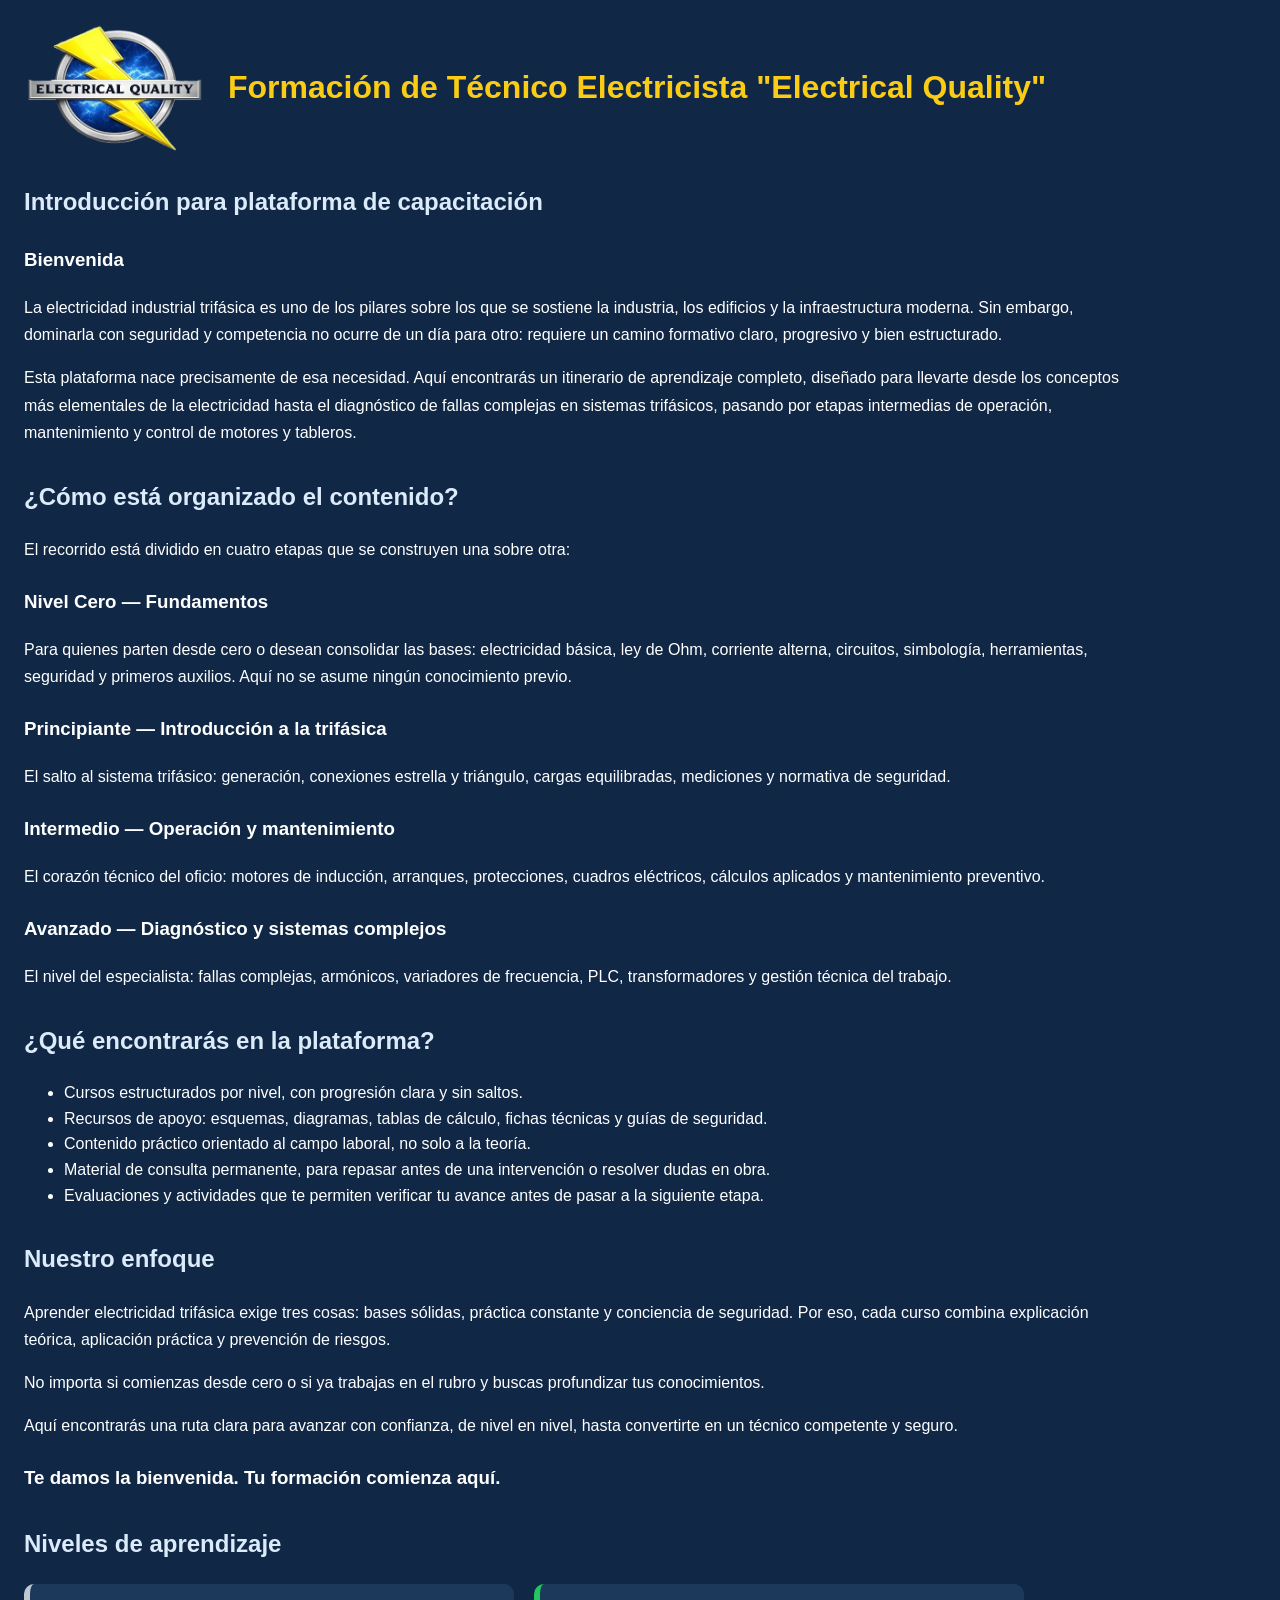
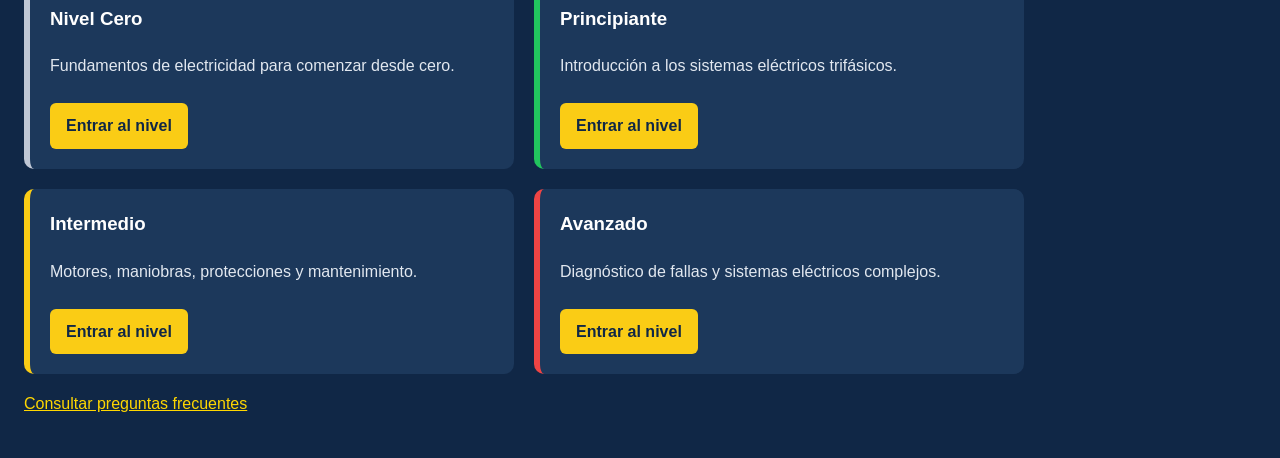
<file: index.html>
<!DOCTYPE html>
<html lang="es">
<head>
    <meta charset="UTF-8">
    <meta name="viewport" content="width=device-width, initial-scale=1.0">
    <title>Formación de Técnico Electricista Trifásico</title>
    <link rel="stylesheet" href="styles.css">
</head>
<body>
<header class="cabecera">
    <img
        src="images/logotipo.png"
        alt="Logotipo de Electrical Quality"
        class="logo"
    >
    <h1>Formación de Técnico Electricista "Electrical Quality"</h1>
</header>
    <h2>
        Introducción para plataforma de capacitación
    </h2>
    <h3>
        Bienvenida
    </h3>
    <p>
        La electricidad industrial trifásica es uno de los pilares sobre los que se sostiene la industria, los edificios y la infraestructura moderna. Sin embargo, dominarla con seguridad y competencia no ocurre de un día para otro: requiere un camino formativo claro, progresivo y bien estructurado.
    </p>
    <p>
        Esta plataforma nace precisamente de esa necesidad. Aquí encontrarás un itinerario de aprendizaje completo, diseñado para llevarte desde los conceptos más elementales de la electricidad hasta el diagnóstico de fallas complejas en sistemas trifásicos, pasando por etapas intermedias de operación, mantenimiento y control de motores y tableros.
    </p>
    <h2>
        ¿Cómo está organizado el contenido?
    </h2>
    <p>
        El recorrido está dividido en cuatro etapas que se construyen una sobre otra:
    </p>
    <h3>
        Nivel Cero — Fundamentos        
    </h3>
    <p>
        Para quienes parten desde cero o desean consolidar las bases: electricidad básica, ley de Ohm, corriente alterna, circuitos, simbología, herramientas, seguridad y primeros auxilios. Aquí no se asume ningún conocimiento previo.
    </p>
    
    <h3>
        Principiante — Introducción a la trifásica        
    </h3>
    <p>
        El salto al sistema trifásico: generación, conexiones estrella y triángulo, cargas equilibradas, mediciones y normativa de seguridad.        
    </p>

    <h3>
        Intermedio — Operación y mantenimiento        
    </h3>
    <p>
        El corazón técnico del oficio: motores de inducción, arranques, protecciones, cuadros eléctricos, cálculos aplicados y mantenimiento preventivo.
    </p>
    <h3>
        Avanzado — Diagnóstico y sistemas complejos        
    </h3>
    <p>
        El nivel del especialista: fallas complejas, armónicos, variadores de frecuencia, PLC, transformadores y gestión técnica del trabajo.        
    </p>

    <h2>
        ¿Qué encontrarás en la plataforma?
    </h2>
    <ul>
        <li>
        Cursos estructurados por nivel, con progresión clara y sin saltos.
        </li>
        <li>
        Recursos de apoyo: esquemas, diagramas, tablas de cálculo, fichas técnicas y guías de seguridad.
        </li>
        <li>
        Contenido práctico orientado al campo laboral, no solo a la teoría.
        </li>
        <li>
        Material de consulta permanente, para repasar antes de una intervención o resolver dudas en obra.
        </li>
        <li>
        Evaluaciones y actividades que te permiten verificar tu avance antes de pasar a la siguiente etapa.
        </li>
    </ul>
    <h2>
        Nuestro enfoque
    </h2>

<p>
    Aprender electricidad trifásica exige tres cosas:
    bases sólidas, práctica constante y conciencia de seguridad.
    Por eso, cada curso combina explicación teórica,
    aplicación práctica y prevención de riesgos.
</p>

<p>
    No importa si comienzas desde cero o si ya trabajas
    en el rubro y buscas profundizar tus conocimientos.
</p>

<p>
    Aquí encontrarás una ruta clara para avanzar con confianza,
    de nivel en nivel, hasta convertirte en un técnico competente
    y seguro.
</p>

    <h3>
        Te damos la bienvenida. Tu formación comienza aquí.
    </h3>

    <h2>Niveles de aprendizaje</h2>


<div class="niveles">

    <div class="tarjeta nivel-cero">
        <h3>Nivel Cero</h3>
        <p>Fundamentos de electricidad para comenzar desde cero.</p>
        <a href="nivel-cero/index.html">Entrar al nivel</a>
    </div>

    <div class="tarjeta principiante">
        <h3>Principiante</h3>
        <p>Introducción a los sistemas eléctricos trifásicos.</p>
        <a href="principiante/index.html">Entrar al nivel</a>
    </div>

    <div class="tarjeta intermedio">
        <h3>Intermedio</h3>
        <p>Motores, maniobras, protecciones y mantenimiento.</p>
        <a href="intermedio/index.html">Entrar al nivel</a>
    </div>

    <div class="tarjeta avanzado">
        <h3>Avanzado</h3>
        <p>Diagnóstico de fallas y sistemas eléctricos complejos.</p>
        <a href="avanzado/index.html">Entrar al nivel</a>
    </div>

</div>

<p>
    <a href="preguntas-frecuentes/index.html">
        Consultar preguntas frecuentes
    </a>
</p>
</body>
</html>
</file>
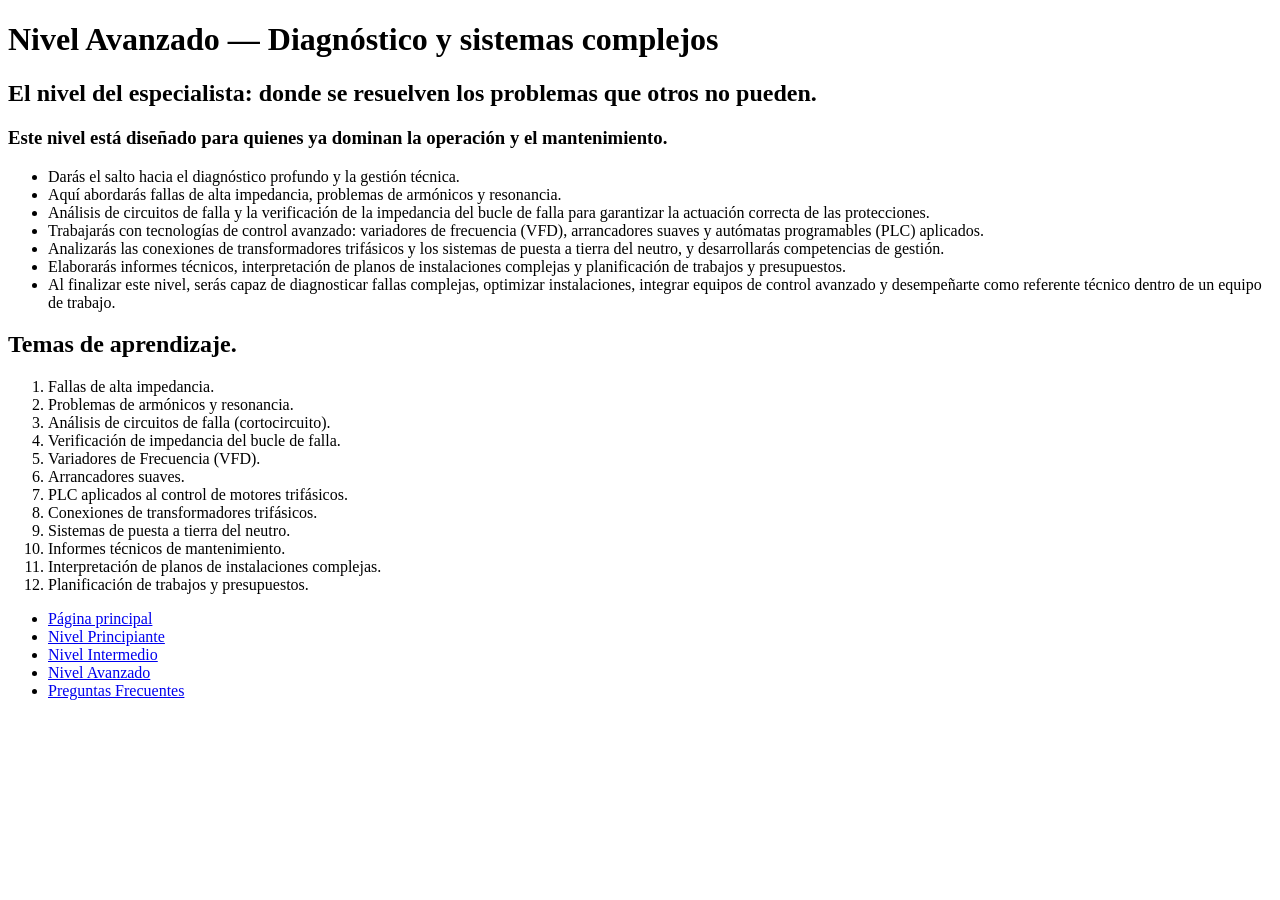
<file: avanzado/index.html>
<!DOCTYPE html>
<html lang="es">
<head>
    <meta charset="UTF-8">
    <meta name="viewport" content="width=device-width, initial-scale=1.0">
    <title>Nivel Avanzado | Electrical Quality</title>
</head>
<body>

    <h1>Nivel Avanzado — Diagnóstico y sistemas complejos</h1>

    <h2>
        El nivel del especialista: donde se resuelven los problemas que otros no pueden.
    </h2>
    <h3>
        Este nivel está diseñado para quienes ya dominan la operación y el mantenimiento.
    </h3>
    <ul>
        <li>
            Darás el salto hacia el diagnóstico profundo y la gestión técnica.
        </li>
        <li>
            Aquí abordarás fallas de alta impedancia, problemas de armónicos y resonancia.
        </li>
        <li>
            Análisis de circuitos de falla y la verificación de la impedancia del bucle de falla para garantizar la actuación correcta de las protecciones.
        </li>
        <li>
            Trabajarás con tecnologías de control avanzado: variadores de frecuencia (VFD), arrancadores suaves y autómatas programables (PLC) aplicados.
        </li>
        <li>
            Analizarás las conexiones de transformadores trifásicos y los sistemas de puesta a tierra del neutro, y desarrollarás competencias de gestión.
        </li>
        <li>
            Elaborarás informes técnicos, interpretación de planos de instalaciones complejas y planificación de trabajos y presupuestos.
        </li>
        <li>
            Al finalizar este nivel, serás capaz de diagnosticar fallas complejas, optimizar instalaciones, integrar equipos de control avanzado y desempeñarte como referente técnico dentro de un equipo de trabajo.
        </li>
    </ul>   
    <h2>
        Temas de aprendizaje.
    </h2>
    <ol>
        <li>
            Fallas de alta impedancia.
        </li>
        <li>
            Problemas de armónicos y resonancia.
        </li>
        <li>
            Análisis de circuitos de falla (cortocircuito).
        </li>
        <li>
            Verificación de impedancia del bucle de falla.
        </li>
        <li>
            Variadores de Frecuencia (VFD).
        </li>
        <li>
            Arrancadores suaves.
        </li>
        <li>
            PLC aplicados al control de motores trifásicos.
        </li>
        <li>
            Conexiones de transformadores trifásicos.
        </li>
        <li>
            Sistemas de puesta a tierra del neutro.
        </li>
        <li>
            Informes técnicos de mantenimiento.
        </li>
        <li>
            Interpretación de planos de instalaciones complejas.
        </li>
        <li>
            Planificación de trabajos y presupuestos.
        </li>
    </ol>   

<ul>
    <li>
        <a href="../index.html">Página principal</a>
    </li>
    <li>
        <a href="../principiante/index.html">Nivel Principiante</a>
    </li>
    <li>
        <a href="../intermedio/index.html">Nivel Intermedio</a>
    </li>
    <li>
        <a href="../avanzado/index.html">Nivel Avanzado</a>
    </li>
    <li>
        <a href="../preguntas-frecuentes/index.html">Preguntas Frecuentes</a>
    </li>
</ul>

</body>
</html>
</file>
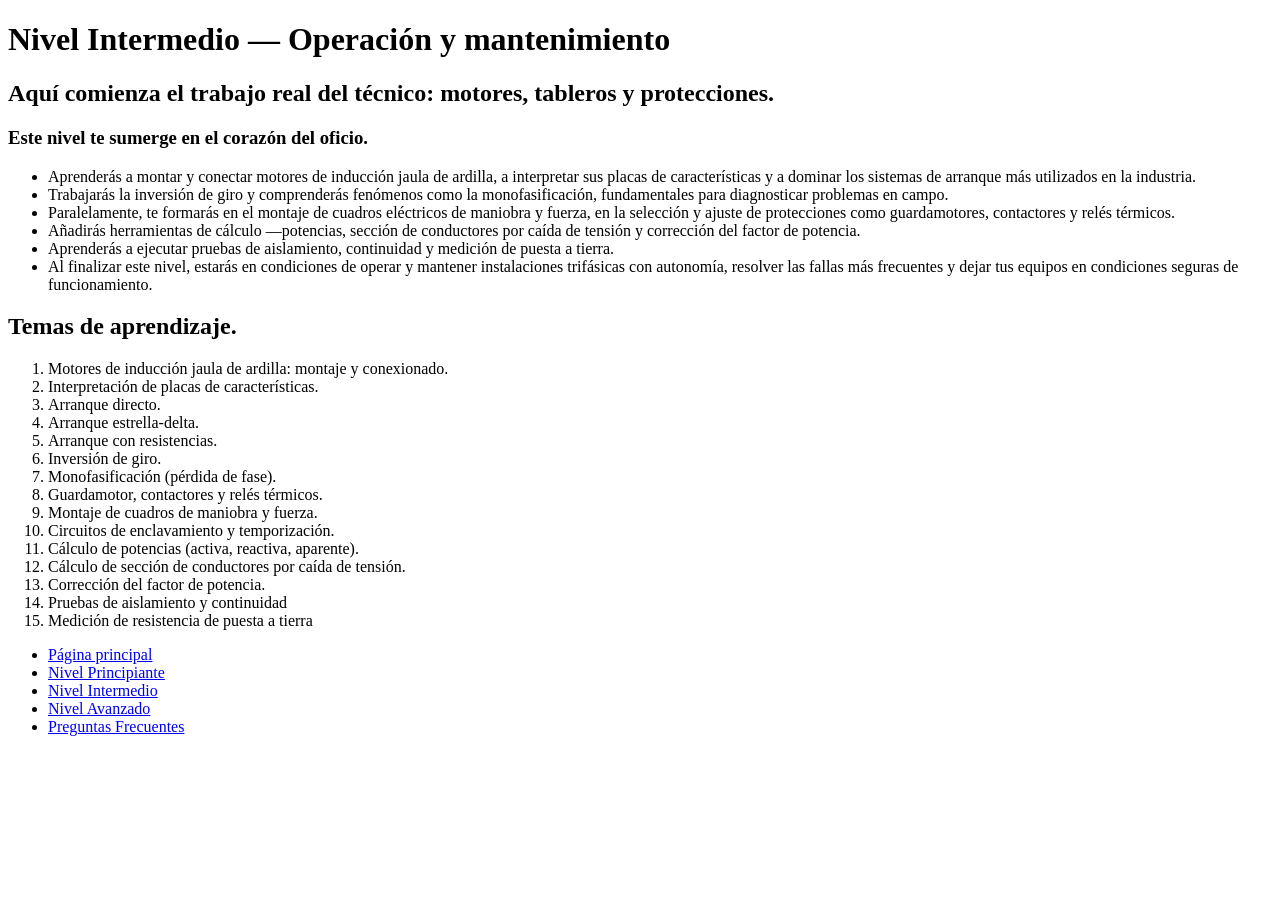
<file: intermedio/index.html>
<!DOCTYPE html>
<html lang="es">
<head>
    <meta charset="UTF-8">
    <meta name="viewport" content="width=device-width, initial-scale=1.0">
    <title>Nivel Intermedio | Electrical Quality</title>
</head>
<body>

    <h1>Nivel Intermedio — Operación y mantenimiento</h1>

    <h2>
        Aquí comienza el trabajo real del técnico: motores, tableros y protecciones.
    </h2>
    <h3>
        Este nivel te sumerge en el corazón del oficio.
    </h3>    
    <ul>
        <li>
            Aprenderás a montar y conectar motores de inducción jaula de ardilla, a interpretar sus placas de características y a dominar los sistemas de arranque más utilizados en la industria.
        </li>
        <li>
            Trabajarás la inversión de giro y comprenderás fenómenos como la monofasificación, fundamentales para diagnosticar problemas en campo.            
        </li>
        <li>
            Paralelamente, te formarás en el montaje de cuadros eléctricos de maniobra y fuerza, en la selección y ajuste de protecciones como guardamotores, contactores y relés térmicos.
        </li>
        <li>
            Añadirás herramientas de cálculo —potencias, sección de conductores por caída de tensión y corrección del factor de potencia.
        </li>
        <li>
            Aprenderás a ejecutar pruebas de aislamiento, continuidad y medición de puesta a tierra.
        </li>
        <li>
            Al finalizar este nivel, estarás en condiciones de operar y mantener instalaciones trifásicas con autonomía, resolver las fallas más frecuentes y dejar tus equipos en condiciones seguras de funcionamiento.
        </li>
    </ul>   
    <h2>
        Temas de aprendizaje.
    </h2>
    <ol>
        <li>
            Motores de inducción jaula de ardilla: montaje y conexionado.
        </li>
        <li>
            Interpretación de placas de características.
        </li>
        <li>
            Arranque directo.
        </li>
        <li>
            Arranque estrella-delta.
        </li>
        <li>
            Arranque con resistencias.
        </li>
        <li>
            Inversión de giro.
        </li>
        <li>
            Monofasificación (pérdida de fase).
        </li>
        <li>
            Guardamotor, contactores y relés térmicos.
        </li>
        <li>
            Montaje de cuadros de maniobra y fuerza.
        </li>
        <li>
            Circuitos de enclavamiento y temporización.
        </li>
        <li>
            Cálculo de potencias (activa, reactiva, aparente).
        </li>
        <li>
            Cálculo de sección de conductores por caída de tensión.
        </li>
        <li>
            Corrección del factor de potencia.
        </li>
        <li>
            Pruebas de aislamiento y continuidad
        </li>
        <li>
            Medición de resistencia de puesta a tierra
        </li>
    </ol>   

<ul>
    <li>
        <a href="../index.html">Página principal</a>
    </li>
    <li>
        <a href="../principiante/index.html">Nivel Principiante</a>
    </li>
    <li>
        <a href="../intermedio/index.html">Nivel Intermedio</a>
    </li>
    <li>
        <a href="../avanzado/index.html">Nivel Avanzado</a>
    </li>
    <li>
        <a href="../preguntas-frecuentes/index.html">Preguntas Frecuentes</a>
    </li>
</ul>

</body>
</html>
</file>
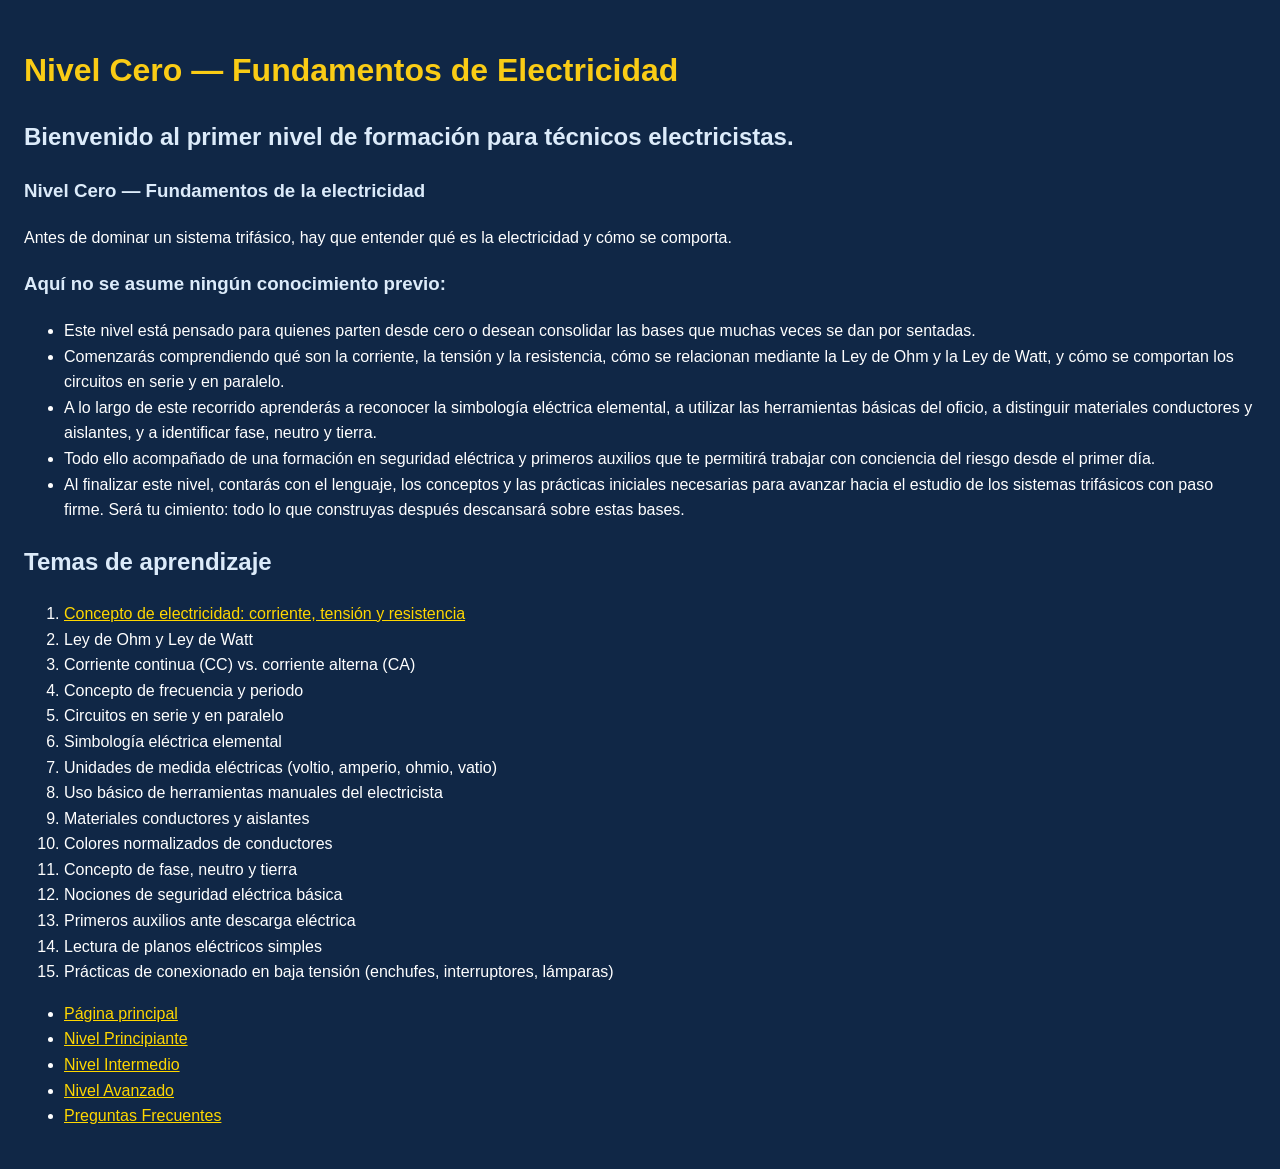
<file: nivel-cero/index.html>
<!DOCTYPE html>
<html lang="es">
<head>
    <meta charset="UTF-8">
    <meta name="viewport" content="width=device-width, initial-scale=1.0">
    <title>Nivel Cero | Electrical Quality</title>
    <link rel="stylesheet" href="styles.css">
</head>
<body>
    <h1>Nivel Cero — Fundamentos de Electricidad</h1>

    <h2>
        Bienvenido al primer nivel de formación para técnicos electricistas.
    </h2>
    <h3>
        Nivel Cero — Fundamentos de la electricidad
    </h3>
    <p>
         Antes de dominar un sistema trifásico, hay que entender qué es la electricidad y cómo se comporta.
     </p>
    <h3>
            Aquí no se asume ningún conocimiento previo:
    </h3>
     <ul>
        <li>
            Este nivel está pensado para quienes parten desde cero o desean consolidar las bases que muchas veces se dan por sentadas. 
        </li>
        <li>
            Comenzarás comprendiendo qué son la corriente, la tensión y la resistencia, cómo se relacionan mediante la Ley de Ohm y la Ley de Watt, y cómo se comportan los circuitos en serie y en paralelo.
        </li>
        <li>
            A lo largo de este recorrido aprenderás a reconocer la simbología eléctrica elemental, a utilizar las herramientas básicas del oficio, a distinguir materiales conductores y aislantes, y a identificar fase, neutro y tierra.
        </li>
        <li>
            Todo ello acompañado de una formación en seguridad eléctrica y primeros auxilios que te permitirá trabajar con conciencia del riesgo desde el primer día.
        </li>
        <li>
            Al finalizar este nivel, contarás con el lenguaje, los conceptos y las prácticas iniciales necesarias para avanzar hacia el estudio de los sistemas trifásicos con paso firme. Será tu cimiento: todo lo que construyas después descansará sobre estas bases.
        </li>
     </ul>


    <h2>
        Temas de aprendizaje
    </h2>
    <ol>
        <li>
            <a href="temas/1-concepto-electricidad/index.html">
            Concepto de electricidad: corriente, tensión y resistencia
            </a>
        </li>
        <li>
            Ley de Ohm y Ley de Watt
        </li>
        <li>
            Corriente continua (CC) vs. corriente alterna (CA)
        </li>
        <li>
            Concepto de frecuencia y periodo
        </li>
        <li>
            Circuitos en serie y en paralelo
        </li>
        <li>
            Simbología eléctrica elemental
        </li>
        <li>
            Unidades de medida eléctricas (voltio, amperio, ohmio, vatio)
        </li>
        <li>
            Uso básico de herramientas manuales del electricista
        </li>
        <li>
            Materiales conductores y aislantes
        </li>
        <li>
            Colores normalizados de conductores
        </li>
        <li>
            Concepto de fase, neutro y tierra
        </li>
        <li>
            Nociones de seguridad eléctrica básica
        </li>
        <li>
            Primeros auxilios ante descarga eléctrica
        </li>
        <li>
            Lectura de planos eléctricos simples
        </li>
        <li>
            Prácticas de conexionado en baja tensión (enchufes, interruptores, lámparas)
        </li>
    </ol>

<ul>
    <li>
        <a href="../index.html">Página principal</a>
    </li>
    <li>
        <a href="../principiante/index.html">Nivel Principiante</a>
    </li>
    <li>
        <a href="../intermedio/index.html">Nivel Intermedio</a>
    </li>
    <li>
        <a href="../avanzado/index.html">Nivel Avanzado</a>
    </li>
    <li>
        <a href="../preguntas-frecuentes/index.html">Preguntas Frecuentes</a>
    </li>
</ul>


</body>
</html>
</file>
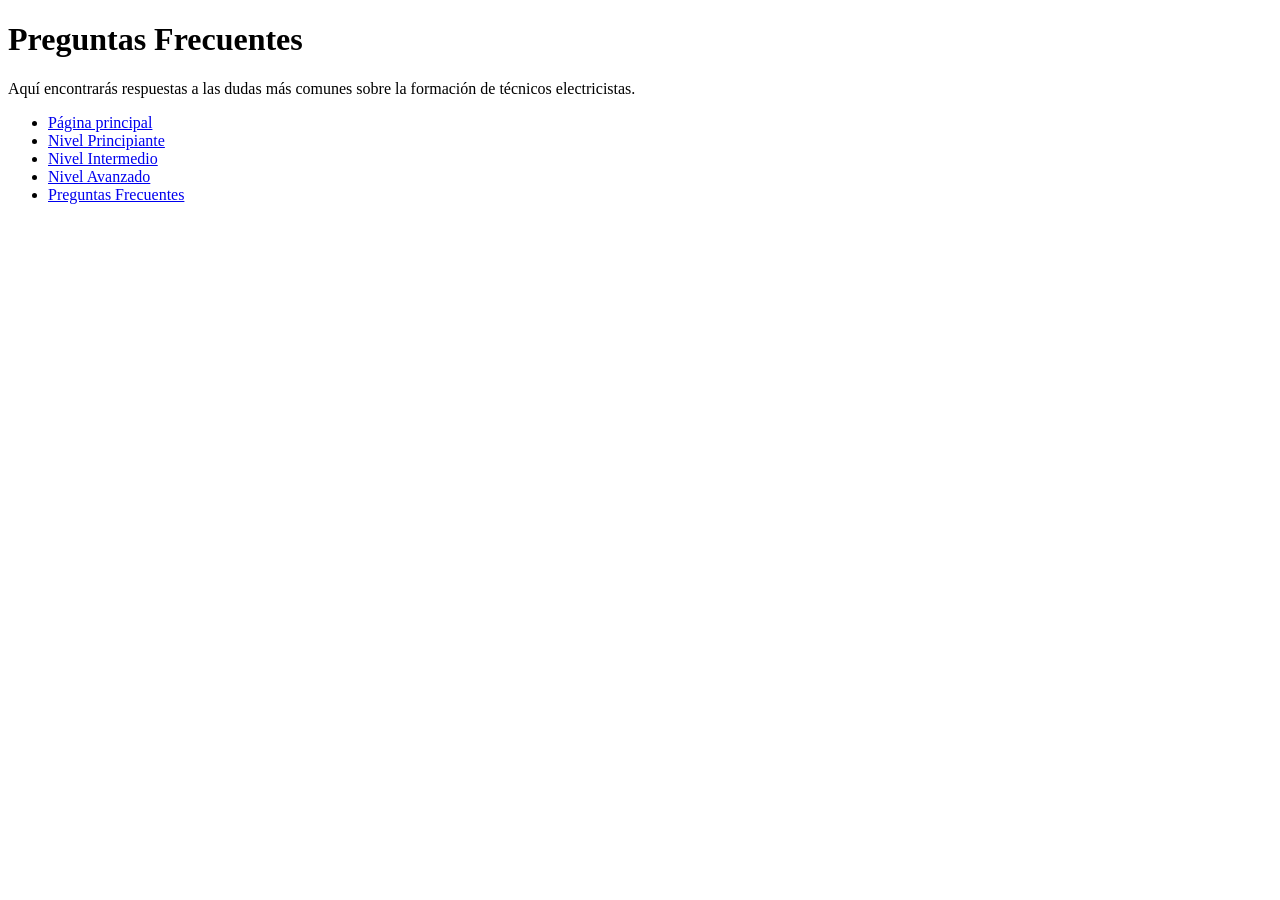
<file: preguntas-frecuentes/index.html>
<!DOCTYPE html>
<html lang="es">
<head>
    <meta charset="UTF-8">
    <meta name="viewport" content="width=device-width, initial-scale=1.0">
    <title>Preguntas Frecuentes</title>
</head>
<body>
<h1>Preguntas Frecuentes</h1>

<p>
    Aquí encontrarás respuestas a las dudas más comunes
    sobre la formación de técnicos electricistas.
</p>
<ul>
    <li>
        <a href="../index.html">Página principal</a>
    </li>
    <li>
        <a href="../principiante/index.html">Nivel Principiante</a>
    </li>
    <li>
        <a href="../intermedio/index.html">Nivel Intermedio</a>
    </li>
    <li>
        <a href="../avanzado/index.html">Nivel Avanzado</a>
    </li>
    <li>
        <a href="../preguntas-frecuentes/index.html">Preguntas Frecuentes</a>
    </li>
</ul>

</body>
</html>
</file>
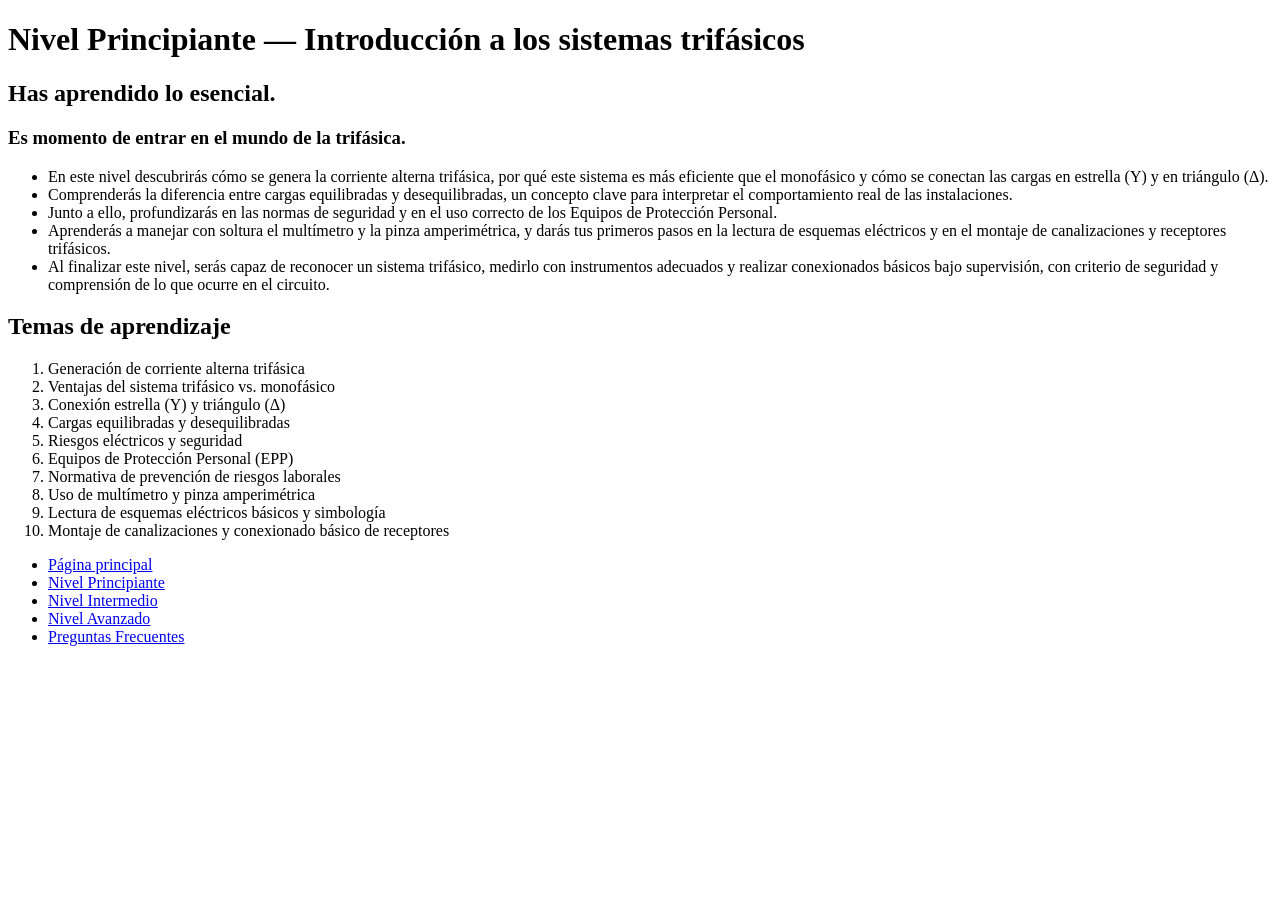
<file: principiante/index.html>
<!DOCTYPE html>
<html lang="es">
<head>
    <meta charset="UTF-8">
    <meta name="viewport" content="width=device-width, initial-scale=1.0">
    <title>Nivel Principiante | Electrical Quality</title>
</head>
<body>

    <h1>Nivel Principiante — Introducción a los sistemas trifásicos</h1>

    <h2>
        Has aprendido lo esencial.
    </h2>
    <h3>
        Es momento de entrar en el mundo de la trifásica.
    </h3>
    <ul>
        <li>
            En este nivel descubrirás cómo se genera la corriente alterna trifásica, por qué este sistema es más eficiente que el monofásico y cómo se conectan las cargas en estrella (Y) y en triángulo (Δ).
        </li>
        <li>
            Comprenderás la diferencia entre cargas equilibradas y desequilibradas, un concepto clave para interpretar el comportamiento real de las instalaciones.
        </li>
        <li>
            Junto a ello, profundizarás en las normas de seguridad y en el uso correcto de los Equipos de Protección Personal.
        </li>
        <li>
            Aprenderás a manejar con soltura el multímetro y la pinza amperimétrica, y darás tus primeros pasos en la lectura de esquemas eléctricos y en el montaje de canalizaciones y receptores trifásicos.
        </li>
        <li>
            Al finalizar este nivel, serás capaz de reconocer un sistema trifásico, medirlo con instrumentos adecuados y realizar conexionados básicos bajo supervisión, con criterio de seguridad y comprensión de lo que ocurre en el circuito.
        </li>
    </ul>   
    <h2>
        Temas de aprendizaje
    </h2>
    <ol>
        <li>
            Generación de corriente alterna trifásica
        </li>
        <li>
            Ventajas del sistema trifásico vs. monofásico
        </li>
        <li>
            Conexión estrella (Y) y triángulo (Δ)
        </li>
        <li>
            Cargas equilibradas y desequilibradas
        </li>
        <li>
            Riesgos eléctricos y seguridad
        </li>
        <li>
            Equipos de Protección Personal (EPP)
        </li>
        <li>
            Normativa de prevención de riesgos laborales
        </li>
        <li>
            Uso de multímetro y pinza amperimétrica
        </li>
        <li>Lectura de esquemas eléctricos básicos y simbología
            
        </li>
        <li>
            Montaje de canalizaciones y conexionado básico de receptores
        </li>
    </ol>   

<ul>
    <li>
        <a href="../index.html">Página principal</a>
    </li>
    <li>
        <a href="../principiante/index.html">Nivel Principiante</a>
    </li>
    <li>
        <a href="../intermedio/index.html">Nivel Intermedio</a>
    </li>
    <li>
        <a href="../avanzado/index.html">Nivel Avanzado</a>
    </li>
    <li>
        <a href="../preguntas-frecuentes/index.html">Preguntas Frecuentes</a>
    </li>
</ul>

</body>
</html>
</file>
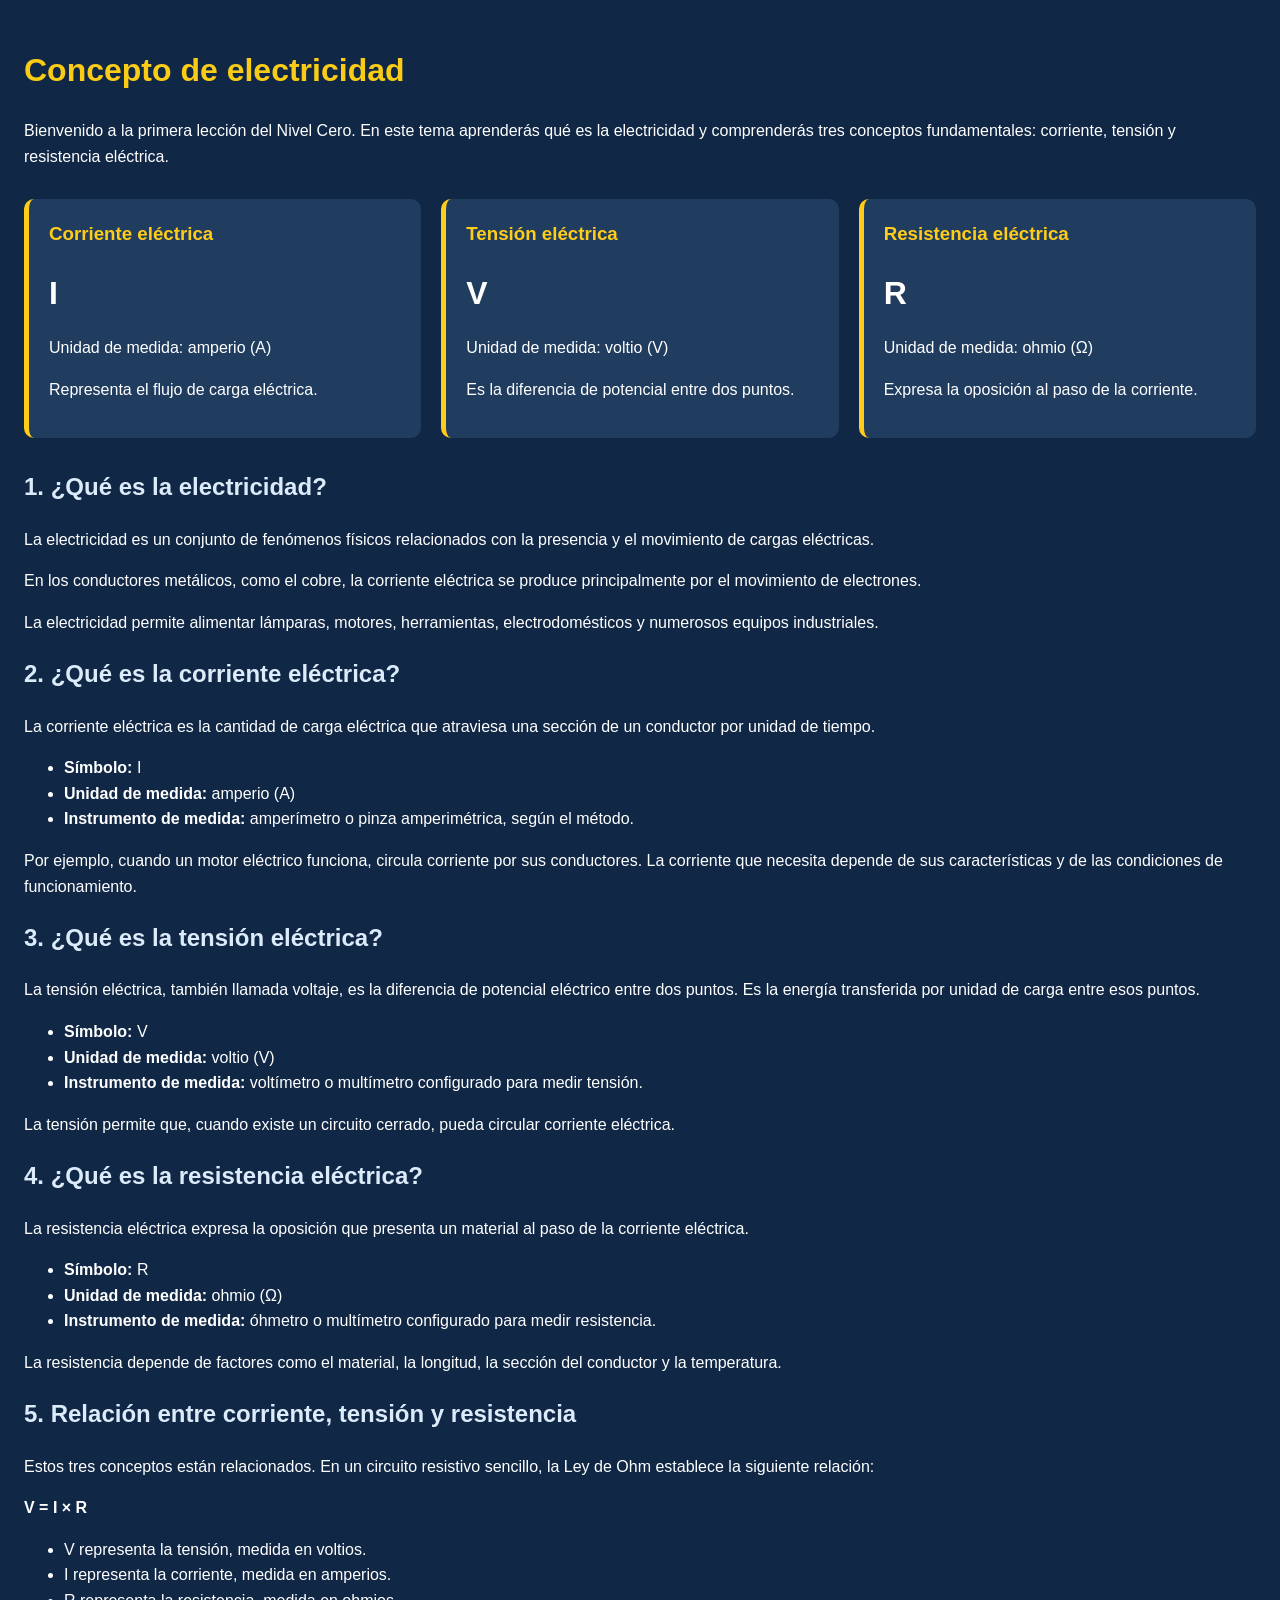
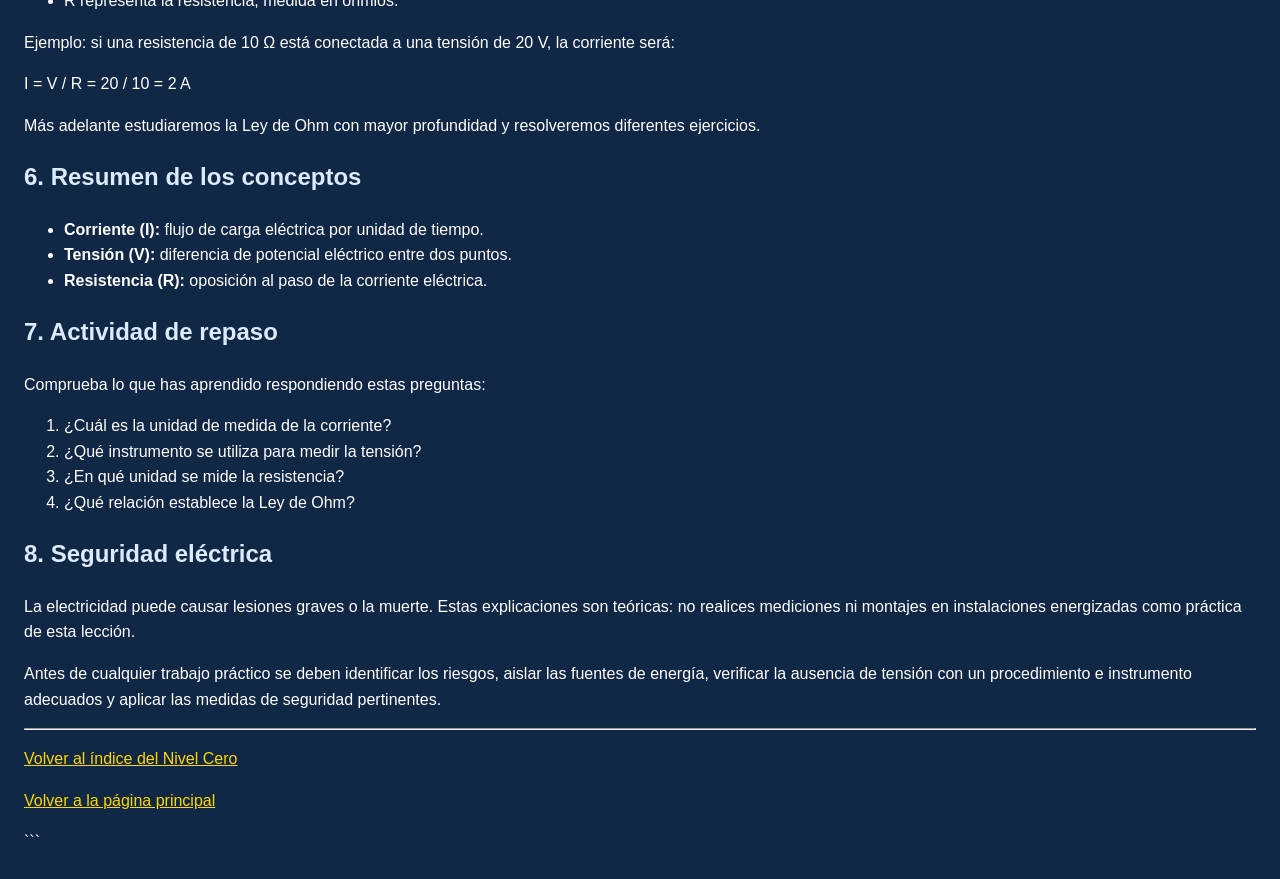
<file: nivel-cero/temas/1-concepto-electricidad/index.html>
<!DOCTYPE html>
<html lang="es">
<head>
    <meta charset="UTF-8">
    <meta name="viewport" content="width=device-width, initial-scale=1.0">

    <title>Concepto de Electricidad | Electrical Quality</title>

    <link rel="stylesheet" href="../../styles.css">
</head>
<body>

    <h1>Concepto de electricidad</h1>

    <p>
        Bienvenido a la primera lección del Nivel Cero.
        En este tema aprenderás qué es la electricidad y
        comprenderás tres conceptos fundamentales:
        corriente, tensión y resistencia eléctrica.
    </p>

    <section class="conceptos-electricos">

    <div class="concepto">
        <h3>Corriente eléctrica</h3>
        <p class="simbolo">I</p>
        <p>Unidad de medida: amperio (A)</p>
        <p>Representa el flujo de carga eléctrica.</p>
    </div>

    <div class="concepto">
        <h3>Tensión eléctrica</h3>
        <p class="simbolo">V</p>
        <p>Unidad de medida: voltio (V)</p>
        <p>Es la diferencia de potencial entre dos puntos.</p>
    </div>

    <div class="concepto">
        <h3>Resistencia eléctrica</h3>
        <p class="simbolo">R</p>
        <p>Unidad de medida: ohmio (Ω)</p>
        <p>Expresa la oposición al paso de la corriente.</p>
    </div>

    </section>

    <h2>1. ¿Qué es la electricidad?</h2>
    <p>
        La electricidad es un conjunto de fenómenos físicos
        relacionados con la presencia y el movimiento de
        cargas eléctricas.
    </p>

    <p>
        En los conductores metálicos, como el cobre, la
        corriente eléctrica se produce principalmente por
        el movimiento de electrones.
    </p>

    <p>
        La electricidad permite alimentar lámparas, motores,
        herramientas, electrodomésticos y numerosos equipos
        industriales.
    </p>

    <h2>2. ¿Qué es la corriente eléctrica?</h2>

    <p>
        La corriente eléctrica es la cantidad de carga
        eléctrica que atraviesa una sección de un conductor
        por unidad de tiempo.
    </p>

    <ul>
        <li>
            <strong>Símbolo:</strong> I
        </li>
        <li>
            <strong>Unidad de medida:</strong> amperio (A)
        </li>
        <li>
            <strong>Instrumento de medida:</strong>
            amperímetro o pinza amperimétrica, según el método.
        </li>
    </ul>

    <p>
        Por ejemplo, cuando un motor eléctrico funciona,
        circula corriente por sus conductores.
        La corriente que necesita depende de sus características
        y de las condiciones de funcionamiento.
    </p>

    <h2>3. ¿Qué es la tensión eléctrica?</h2>

    <p>
        La tensión eléctrica, también llamada voltaje,
        es la diferencia de potencial eléctrico entre
        dos puntos. Es la energía transferida por unidad
        de carga entre esos puntos.
    </p>

    <ul>
        <li>
            <strong>Símbolo:</strong> V
        </li>
        <li>
            <strong>Unidad de medida:</strong> voltio (V)
        </li>
        <li>
            <strong>Instrumento de medida:</strong> voltímetro
            o multímetro configurado para medir tensión.
        </li>
    </ul>

    <p>
        La tensión permite que, cuando existe un circuito
        cerrado, pueda circular corriente eléctrica.
    </p>

    <h2>4. ¿Qué es la resistencia eléctrica?</h2>

    <p>
        La resistencia eléctrica expresa la oposición que
        presenta un material al paso de la corriente eléctrica.
    </p>

    <ul>
        <li>
            <strong>Símbolo:</strong> R
        </li>
        <li>
            <strong>Unidad de medida:</strong> ohmio (Ω)
        </li>
        <li>
            <strong>Instrumento de medida:</strong> óhmetro
            o multímetro configurado para medir resistencia.
        </li>
    </ul>

    <p>
        La resistencia depende de factores como el material,
        la longitud, la sección del conductor y la temperatura.
    </p>

    <h2>5. Relación entre corriente, tensión y resistencia</h2>

    <p>
        Estos tres conceptos están relacionados.
        En un circuito resistivo sencillo, la Ley de Ohm
        establece la siguiente relación:
    </p>

    <p>
        <strong>V = I × R</strong>
    </p>

    <ul>
        <li>V representa la tensión, medida en voltios.</li>
        <li>I representa la corriente, medida en amperios.</li>
        <li>R representa la resistencia, medida en ohmios.</li>
    </ul>

    <p>
        Ejemplo: si una resistencia de 10 Ω está conectada
        a una tensión de 20 V, la corriente será:
    </p>

    <p>
        I = V / R = 20 / 10 = 2 A
    </p>

    <p>
        Más adelante estudiaremos la Ley de Ohm con mayor
        profundidad y resolveremos diferentes ejercicios.
    </p>

    <h2>6. Resumen de los conceptos</h2>

    <ul>
        <li>
            <strong>Corriente (I):</strong>
            flujo de carga eléctrica por unidad de tiempo.
        </li>
        <li>
            <strong>Tensión (V):</strong>
            diferencia de potencial eléctrico entre dos puntos.
        </li>
        <li>
            <strong>Resistencia (R):</strong>
            oposición al paso de la corriente eléctrica.
        </li>
    </ul>

    <h2>7. Actividad de repaso</h2>

    <p>
        Comprueba lo que has aprendido respondiendo
        estas preguntas:
    </p>

    <ol>
        <li>¿Cuál es la unidad de medida de la corriente?</li>
        <li>¿Qué instrumento se utiliza para medir la tensión?</li>
        <li>¿En qué unidad se mide la resistencia?</li>
        <li>¿Qué relación establece la Ley de Ohm?</li>
    </ol>

    <h2>8. Seguridad eléctrica</h2>

    <p>
        La electricidad puede causar lesiones graves o la muerte.
        Estas explicaciones son teóricas: no realices mediciones
        ni montajes en instalaciones energizadas como práctica
        de esta lección.
    </p>

    <p>
        Antes de cualquier trabajo práctico se deben identificar
        los riesgos, aislar las fuentes de energía, verificar
        la ausencia de tensión con un procedimiento e instrumento
        adecuados y aplicar las medidas de seguridad pertinentes.
    </p>

    <hr>

    <p>
        <a href="../../index.html">
            Volver al índice del Nivel Cero
        </a>
    </p>

    <p>
        <a href="../../../index.html">
            Volver a la página principal
        </a>
    </p>

</body>
</html>
```
</file>
<file: styles.css>
body {
    background-color: #102746;
    color: #FFFFFF;
    font-family: Arial, sans-serif;
}

h1 {
    color: #FACC15;
}

img {
    max-width: 100%;
    height: auto;
}
.logo {
    width: 180px;
    height: auto;
}

body {
    margin: 0;
    padding: 24px;
    line-height: 1.6;
}

header {
    margin-bottom: 24px;
}

h1 {
    margin-bottom: 24px;
}

h2 {
    margin-top: 32px;
    color: #DCEBFA;
}

h3 {
    margin-top: 24px;
}

/* Enlaces que todavía no se han visitado */
a:link {
    color: #FFD700;
}

/* Enlaces que ya se han visitado */
a:visited {
    color: #FFFFFF;
}

/* Cuando el cursor pasa sobre el enlace */
a:hover {
    color: #00E5FF;
}

/* Mientras se pulsa el enlace */
a:active {
    color: #FF8C00;
}

/* Contenedor de las cuatro tarjetas */
.niveles {
    display: grid;
    grid-template-columns: repeat(2, 1fr);
    gap: 20px;
    max-width: 1000px;
}

/* Diseño general de cada tarjeta */
.tarjeta {
    padding: 20px;
    border-radius: 10px;
    border-left: 6px solid white;
    background-color: #1C385B;
}

/* Colores distintivos de cada nivel */
.nivel-cero {
    border-left-color: #BFC7D5;
}

.principiante {
    border-left-color: #22C55E;
}

.intermedio {
    border-left-color: #FACC15;
}

.avanzado {
    border-left-color: #EF4444;
}

/* Títulos y párrafos de las tarjetas */
.tarjeta h3 {
    margin-top: 0;
    color: #FFFFFF;
}

.tarjeta p {
    color: #E2E8F0;
}

.tarjeta a {
    display: inline-block;
    margin-top: 8px;
    padding: 10px 16px;
    background-color: #FACC15;
    color: #102746;
    text-decoration: none;
    font-weight: bold;
    border-radius: 6px;
}

.tarjeta a:hover {
    background-color: #FFFFFF;
    color: #102746;
}

/* Adaptación para pantallas pequeñas */
@media (max-width: 600px) {
    .niveles {
        grid-template-columns: 1fr;
    }
}

/* Cabecera de la plataforma */
.cabecera {
    display: flex;
    align-items: center;
    gap: 24px;
    margin-bottom: 32px;
}

/* Tamaño del logotipo */
.logo {
    width: 180px;
    height: auto;
    flex-shrink: 0;
}

/* Título de la cabecera */
.cabecera h1 {
    margin: 0;
}

/* Adaptación a pantallas pequeñas */
@media (max-width: 600px) {
    .cabecera {
        flex-direction: column;
        align-items: flex-start;
        gap: 12px;
    }

    .logo {
        width: 140px;
    }
}
/* Limitar el ancho de lectura */
body {
    max-width: 1400px;
    margin: 0 auto;
    padding: 24px;
}

/* Mejorar la lectura de los párrafos */
p {
    max-width: 1100px;
    line-height: 1.7;
}
</file>
<file: nivel-cero/styles.css>
body {
    background-color: #102746;
    color: #FFFFFF;
    font-family: Arial, sans-serif;
    margin: 0;
    padding: 24px;
    line-height: 1.6;
}

h1 {
    color: #FACC15;
}

h2,
h3 {
    color: #DCEBFA;
}

a:link {
    color: #FFD700;
}

a:visited {
    color: #FFFFFF;
}

a:hover {
    color: #00E5FF;
}

/* Bloques de conceptos eléctricos */

.conceptos-electricos {
    display: flex;
    flex-wrap: wrap;
    gap: 20px;
    margin: 30px 0;
}

.concepto {
    flex: 1;
    min-width: 220px;
    padding: 20px;
    background-color: #203D60;
    border-left: 5px solid #FFCC18;
    border-radius: 10px;
}

.concepto h3 {
    margin-top: 0;
    color: #FFCC18;
}

.concepto .simbolo {
    font-size: 32px;
    font-weight: bold;
    color: #FFFFFF;
    margin: 15px 0;
}
</file>
